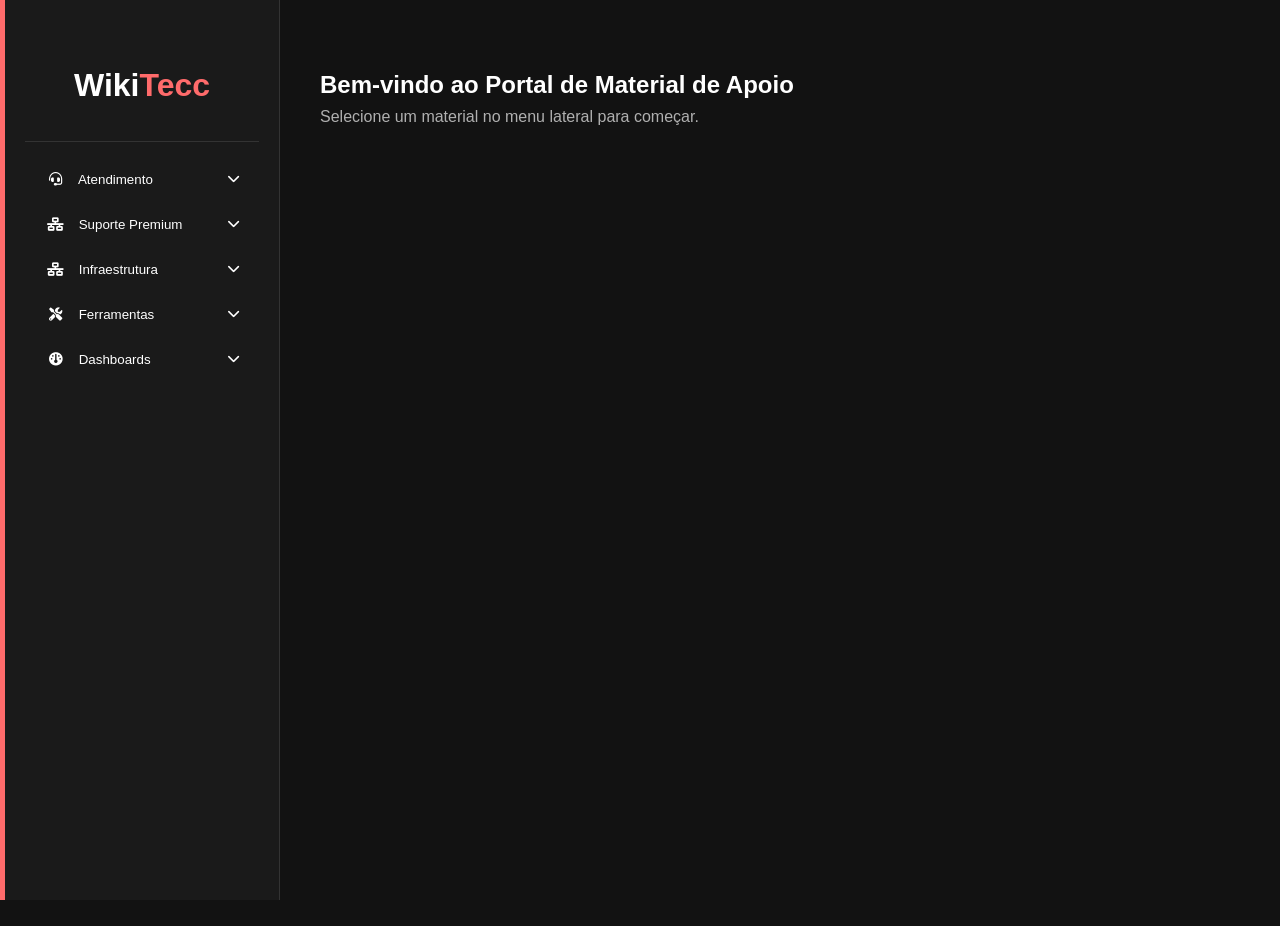
<file: index.html>
<!DOCTYPE html>
<html lang="pt-br">

<head>
    <meta charset="UTF-8">
    <meta name="viewport" content="width=device-width, initial-scale=1.0">
    <title>WikiTecc</title>
    <link rel="stylesheet" href="https://cdnjs.cloudflare.com/ajax/libs/font-awesome/6.0.0/css/all.min.css">
    <link rel="icon" type="image/png" href="source/img/icon.svg">
    <link rel="stylesheet" href="style.css">
</head>

<body>

    <aside class="sidebar"
>        <div class="logo">
            <h2>Wiki<span>Tecc</span></h2>
        </div>
        <nav class="menu" id="dynamic-menu">

        </nav>
    </aside>

...
    <main class="content">
        <section class="feed" id="main-content">
            <div class="welcome-msg">
                <h1>Bem-vindo ao Portal de Material de Apoio</h1>
                <p>Selecione um material no menu lateral para começar.</p>
            </div>
        </section>
    </main>

    <div id="image-modal" class="image-modal">
        <span class="modal-close">&times;</span>
        <img class="modal-content" id="full-image">
    </div>

    <script src="script.js"></script>
</body>
</html>
</file>
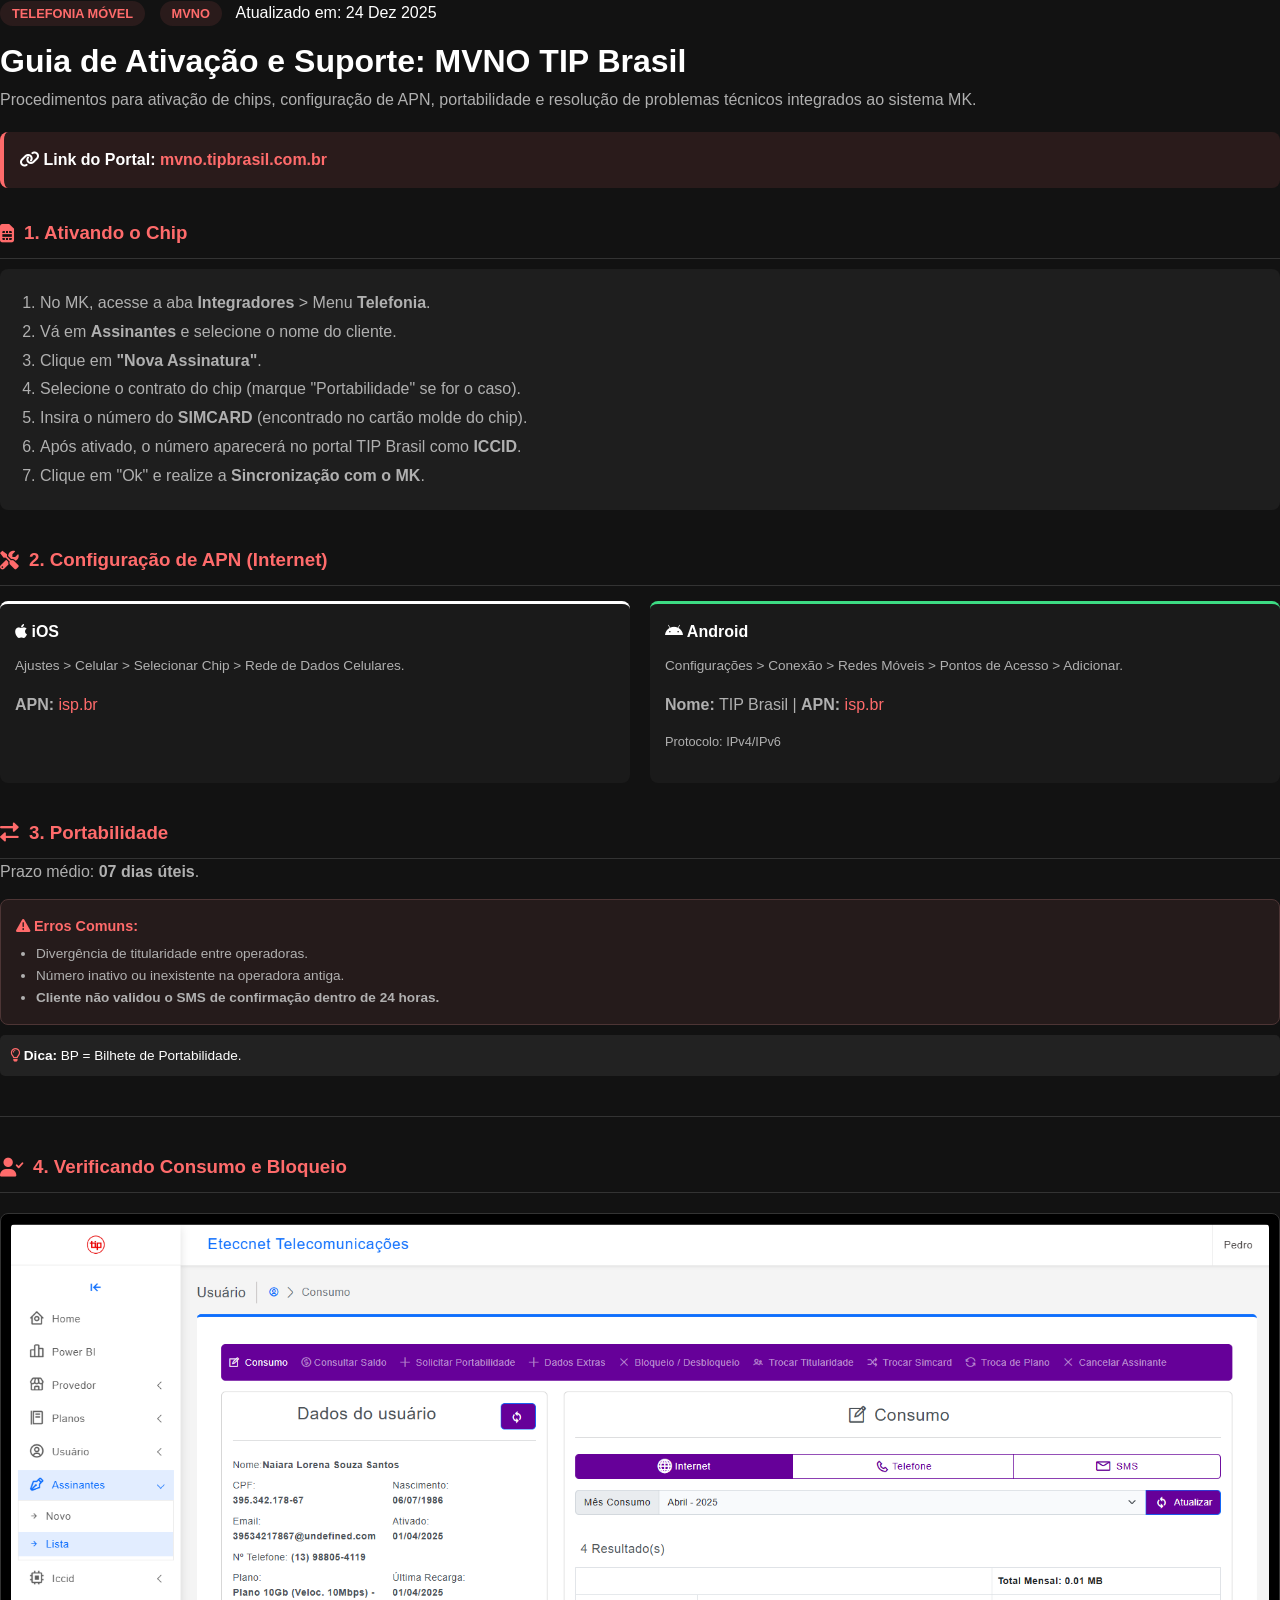
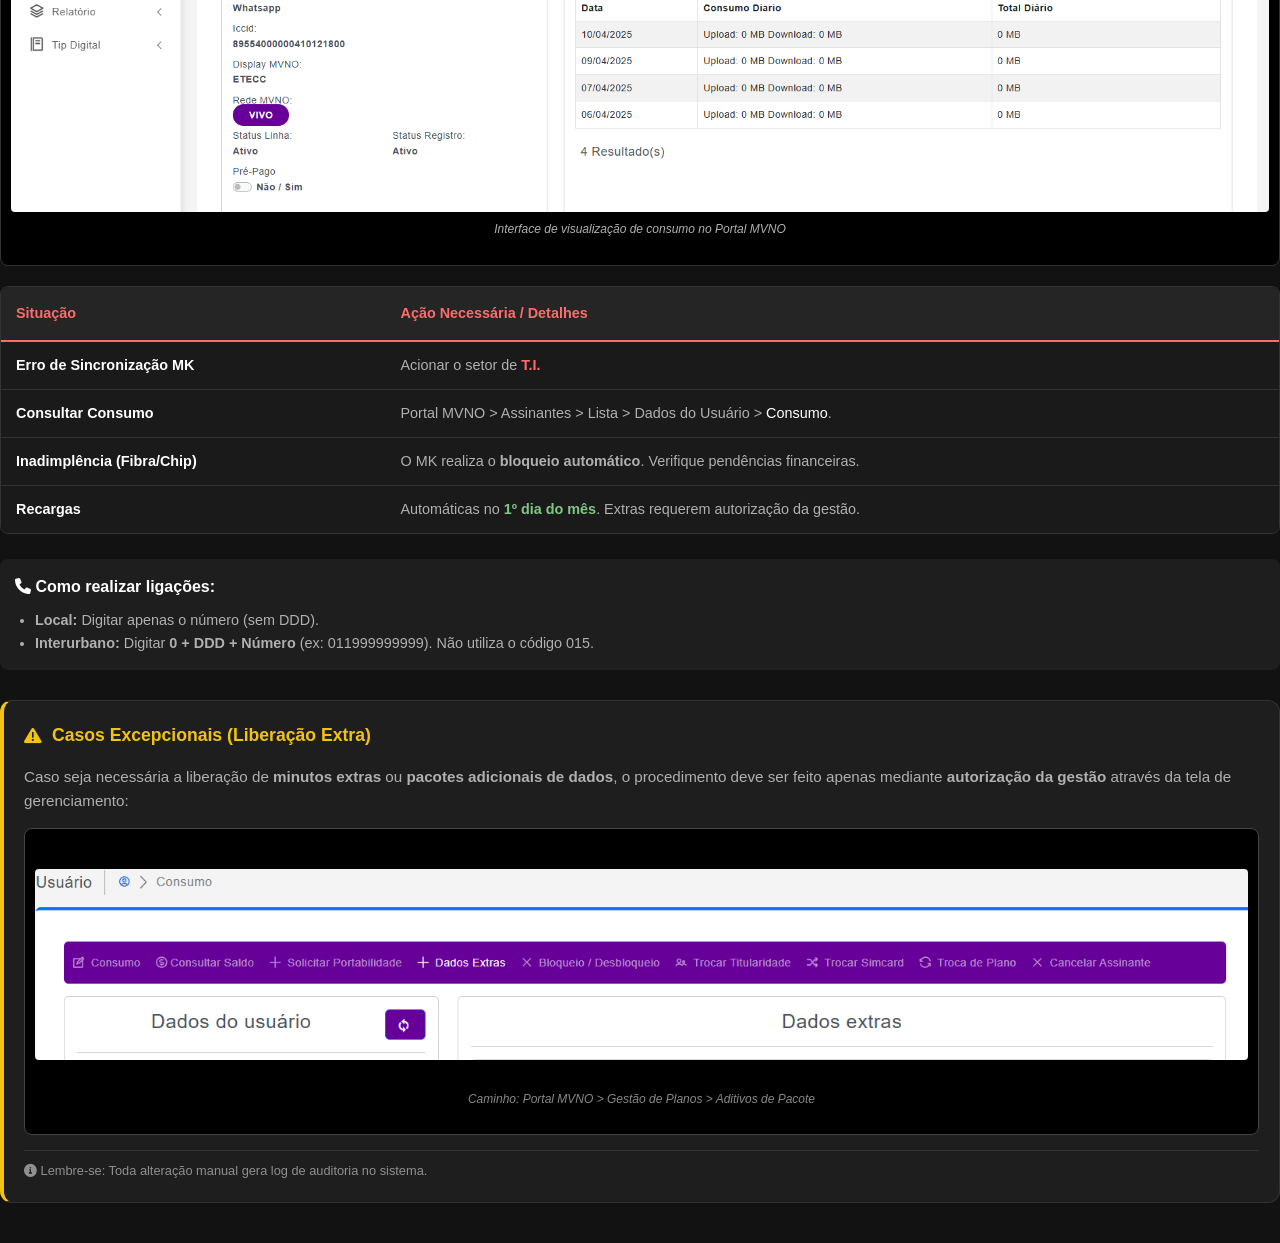
<file: pages/chip.html>
<!DOCTYPE html>
<html lang="pt-br">

<head>
    <meta charset="UTF-8">
    <meta name="viewport" content="width=device-width, initial-scale=1.0">
    <title>MVNO</title>
    <link rel="stylesheet" href="https://cdnjs.cloudflare.com/ajax/libs/font-awesome/6.0.0/css/all.min.css">
    <link rel="stylesheet" href="../style.css">
</head>

<article class="post-card">
    <div class="post-header">
        <span class="tag">Telefonia Móvel</span>
        <span class="tag">MVNO</span>
        <span class="date">Atualizado em: 24 Dez 2025</span>
    </div>
    
    <h2>Guia de Ativação e Suporte: MVNO TIP Brasil</h2>
    
    <p>Procedimentos para ativação de chips, configuração de APN, portabilidade e resolução de problemas técnicos integrados ao sistema MK.</p>

    <div style="margin: 20px 0; padding: 15px; background: rgba(255,107,107,0.1); border-radius: 8px; border-left: 4px solid var(--primary-red);">
        <i class="fas fa-link"></i> <strong>Link do Portal:</strong> 
        <a href="https://mvno.tipbrasil.com.br" target="_blank" style="color: var(--primary-red); text-decoration: none; font-weight: bold;">mvno.tipbrasil.com.br</a>
    </div>

    <h3 style="color: var(--primary-red); margin-top: 30px;"><i class="fas fa-sim-card"></i> 1. Ativando o Chip</h3>
    <div style="background: #1e1e1e; padding: 20px; border-radius: 8px; margin-top: 10px;">
        <ol style="margin-left: 20px; color: var(--text-dim); line-height: 1.8;">
            <li>No MK, acesse a aba <strong>Integradores</strong> > Menu <strong>Telefonia</strong>.</li>
            <li>Vá em <strong>Assinantes</strong> e selecione o nome do cliente.</li>
            <li>Clique em <strong>"Nova Assinatura"</strong>.</li>
            <li>Selecione o contrato do chip (marque "Portabilidade" se for o caso).</li>
            <li>Insira o número do <strong>SIMCARD</strong> (encontrado no cartão molde do chip).</li>
            <li>Após ativado, o número aparecerá no portal TIP Brasil como <strong>ICCID</strong>.</li>
            <li>Clique em "Ok" e realize a <strong>Sincronização com o MK</strong>.</li>
        </ol>
    </div>

    

    <h3 style="margin-top: 35px;"><i class="fas fa-tools"></i> 2. Configuração de APN (Internet)</h3>
    <div style="display: grid; grid-template-columns: 1fr 1fr; gap: 20px; margin-top: 15px;">
        <div style="background: #1a1a1a; padding: 15px; border-radius: 8px; border-top: 3px solid #fff;">
            <h4 style="margin-bottom: 10px;"><i class="fab fa-apple"></i> iOS</h4>
            <p style="font-size: 0.85rem; color: var(--text-dim);">Ajustes > Celular > Selecionar Chip > Rede de Dados Celulares.</p>
            <p style="margin-top: 10px;"><strong>APN:</strong> <code style="color: var(--primary-red);">isp.br</code></p>
        </div>
        <div style="background: #1a1a1a; padding: 15px; border-radius: 8px; border-top: 3px solid #3DDC84;">
            <h4 style="margin-bottom: 10px;"><i class="fab fa-android"></i> Android</h4>
            <p style="font-size: 0.85rem; color: var(--text-dim);">Configurações > Conexão > Redes Móveis > Pontos de Acesso > Adicionar.</p>
            <p style="margin-top: 5px;"><strong>Nome:</strong> TIP Brasil | <strong>APN:</strong> <code style="color: var(--primary-red);">isp.br</code></p>
            <p style="font-size: 0.8rem; color: var(--text-dim);">Protocolo: IPv4/IPv6</p>
        </div>
    </div>

    

    <h3 style="margin-top: 35px;"><i class="fas fa-exchange-alt"></i> 3. Portabilidade</h3>
    <p style="color: var(--text-dim);">Prazo médio: <strong>07 dias úteis</strong>.</p>
    <div style="background: #251b1b; padding: 15px; border-radius: 8px; margin-top: 10px; border: 1px solid #4d3535;">
        <h4 style="color: var(--primary-red); font-size: 0.9rem;"><i class="fas fa-exclamation-triangle"></i> Erros Comuns:</h4>
        <ul style="font-size: 0.85rem; color: var(--text-dim); margin-top: 5px; padding-left: 20px;">
            <li>Divergência de titularidade entre operadoras.</li>
            <li>Número inativo ou inexistente na operadora antiga.</li>
            <li><strong>Cliente não validou o SMS de confirmação dentro de 24 horas.</strong></li>
        </ul>
    </div>
    <div style="background: #222; padding: 10px; border-radius: 5px; margin-top: 10px; font-size: 0.85rem;">
        <i class="far fa-lightbulb" style="color: var(--primary-red);"></i> <strong>Dica:</strong> BP = Bilhete de Portabilidade.
    </div>

    <section style="margin-top: 40px; border-top: 1px solid #333; pt-4">
    
    <h3 style="margin-top: 35px; color: var(--primary-red); display: flex; align-items: center; gap: 10px;">
        <i class="fas fa-user-check"></i> 4. Verificando Consumo e Bloqueio
    </h3>

    <div style="margin: 20px 0; background: #000; padding: 10px; border-radius: 8px; border: 1px solid #333; text-align: center;">
        <img src="../source/img/mvno/consumo.png" alt="Tela de Consumo" style="max-width: 100%; height: auto; border-radius: 4px; display: block; margin: 0 auto;">
        <p style="font-size: 0.75rem; color: var(--text-dim); margin-top: 8px; font-style: italic;">
            Interface de visualização de consumo no Portal MVNO
        </p>
    </div>

    <div style="overflow-x: auto; border-radius: 8px; border: 1px solid #333;">
        <table style="width: 100%; border-collapse: collapse; background: #1a1a1a; font-size: 0.9rem; min-width: 500px;">
            <thead>
                <tr style="background: #252525; border-bottom: 2px solid var(--primary-red); color: var(--primary-red);">
                    <th style="padding: 15px; text-align: left; font-weight: 600;">Situação</th>
                    <th style="padding: 15px; text-align: left; font-weight: 600;">Ação Necessária / Detalhes</th>
                </tr>
            </thead>
            <tbody>
                <tr style="border-bottom: 1px solid #333;">
                    <td style="padding: 12px 15px; font-weight: bold; color: #fff;">Erro de Sincronização MK</td>
                    <td style="padding: 12px 15px; color: var(--text-dim);">
                        Acionar o setor de <strong style="color: var(--primary-red);">T.I.</strong>
                    </td>
                </tr>
                <tr style="border-bottom: 1px solid #333;">
                    <td style="padding: 12px 15px; font-weight: bold; color: #fff;">Consultar Consumo</td>
                    <td style="padding: 12px 15px; color: var(--text-dim);">
                        Portal MVNO > Assinantes > Lista > Dados do Usuário > <span style="color: #fff;">Consumo</span>.
                    </td>
                </tr>
                <tr style="border-bottom: 1px solid #333;">
                    <td style="padding: 12px 15px; font-weight: bold; color: #fff;">Inadimplência (Fibra/Chip)</td>
                    <td style="padding: 12px 15px; color: var(--text-dim);">
                        O MK realiza o <strong>bloqueio automático</strong>. Verifique pendências financeiras.
                    </td>
                </tr>
                <tr>
                    <td style="padding: 12px 15px; font-weight: bold; color: #fff;">Recargas</td>
                    <td style="padding: 12px 15px; color: var(--text-dim);">
                        Automáticas no <strong style="color: #81C784;">1º dia do mês</strong>. Extras requerem autorização da gestão.
                    </td>
                </tr>
            </tbody>
        </table>
    </div>

</section>

    <div style="margin-top: 25px; padding: 15px; background: #1e1e1e; border-radius: 8px;">
        <h4><i class="fas fa-phone"></i> Como realizar ligações:</h4>
        <ul style="margin-left: 20px; color: var(--text-dim); font-size: 0.9rem; margin-top: 10px;">
            <li><strong>Local:</strong> Digitar apenas o número (sem DDD).</li>
            <li><strong>Interurbano:</strong> Digitar <strong>0 + DDD + Número</strong> (ex: 011999999999). Não utiliza o código 015.</li>
        </ul>
    </div>

<div style="margin-top: 30px; padding: 20px; background: #1e1e1e; border-radius: 12px; border: 1px solid #333; border-left: 4px solid #f1c40f;">
    <h4 style="margin: 0; color: #f1c40f; display: flex; align-items: center; gap: 10px; font-size: 1.1rem;">
        <i class="fas fa-exclamation-triangle"></i> Casos Excepcionais (Liberação Extra)
    </h4>
    
    <div style="margin-top: 15px; color: var(--text-dim); font-size: 0.95rem; line-height: 1.6;">
        <p style="margin-bottom: 15px;">
            Caso seja necessária a liberação de <strong>minutos extras</strong> ou <strong>pacotes adicionais de dados</strong>, o procedimento deve ser feito apenas mediante <strong>autorização da gestão</strong> através da tela de gerenciamento:
        </p>
        
        <div style="background: #000; padding: 10px; border-radius: 8px; border: 1px solid #444; margin-top: 10px;">
            <img src="../source/img/mvno/caso.png" alt="Tela de liberação excepcional" 
                 style="width: 100%; height: auto; display: block; border-radius: 4px; object-fit: contain;">
            
            <p style="font-size: 0.75rem; color: #888; margin-top: 8px; text-align: center; font-style: italic;">
                Caminho: Portal MVNO > Gestão de Planos > Aditivos de Pacote
            </p>
        </div>
    </div>

    <div style="margin-top: 15px; font-size: 0.8rem; color: rgba(255,255,255,0.5); border-top: 1px solid #333; pt-10; padding-top: 10px;">
        <i class="fas fa-info-circle"></i> Lembre-se: Toda alteração manual gera log de auditoria no sistema.
    </div>
</div>
</article>
</file>
<file: style.css>
/* --- ESTILIZAÇÃO DA BARRA DE ROLAGEM (SCROLLBAR) --- */
/* Para navegadores Chrome, Edge e Safari */
::-webkit-scrollbar {
    width: 8px; /* Largura da barra vertical */
    height: 8px; /* Altura da barra horizontal */
}

::-webkit-scrollbar-track {
    background: #121212; /* Cor do fundo da trilha */
}

::-webkit-scrollbar-thumb {
    background: #333; /* Cor da barra em repouso */
    border-radius: 10px;
    border: 2px solid #121212; /* Espaço entre a barra e a borda */
    transition: background 0.3s;
}

::-webkit-scrollbar-thumb:hover {
    background: var(--primary-red); /* Cor da barra no hover (Vermelho) */
}

/* Para Firefox */
* {
    scrollbar-width: thin;
    scrollbar-color: #333 #121212;
}

/* --- VARIÁVEIS E CONFIGURAÇÕES GERAIS --- */
:root {
    --bg-dark: #121212;
    --bg-surface: #1a1a1a;
    --bg-card: #242424;
    --card-bg: #1e1e1e;
    --primary-red: #ff6b6b;
    --text-main: #ffffff;
    --text-dim: #b0b0b0;
    --border: #333;
    --accent-yellow: #ff0000;
    --accent-green: #81C784;
    --transition: all 0.3s cubic-bezier(0.4, 0, 0.2, 1);
}

* {
    margin: 0;
    padding: 0;
    box-sizing: border-box;
    font-family: 'Segoe UI', sans-serif;
}

html {
    scroll-behavior: smooth;
}

body {
    background-color: var(--bg-dark);
    color: var(--text-main);
    line-height: 1.6;
    margin: 0;
}

/* --- SIDEBAR --- */
.sidebar {
    width: 280px;
    background: var(--bg-surface);
    border-right: 1px solid var(--border);
    position: fixed;
    height: 100vh;
    z-index: 100;
    padding: 0; /* Removido padding para o scroll colar no canto */
    display: flex;
    flex-direction: column;
    border-left: 5px solid var(--primary-red); 
    padding: 20px;
}

.logo {
    padding: 30px 20px;
    border-bottom: 1px solid var(--border);
    text-align: center;
}

.logo h2 span {
    color: var(--primary-red);
}

.menu {
    padding: 15px 0;
    flex-grow: 1;
    overflow-y: auto; /* Permite scroll apenas no menu se necessário */
}

/* --- MENU DINÂMICO --- */
.section-trigger {
    width: 100%;
    padding: 15px 20px;
    background: none;
    border: none;
    color: var(--text-main);
    display: flex;
    justify-content: space-between;
    align-items: center;
    cursor: pointer;
    transition: var(--transition);
}

.section-trigger:hover {
    background: #252525;
    color: var(--primary-red);
}

.section-trigger span i {
    margin-right: 10px;
    width: 20px;
}

.arrow {
    font-size: 0.8rem;
    transition: transform 0.3s;
}

.section-trigger.active .arrow {
    transform: rotate(180deg);
}

.section-content {
    max-height: 0;
    overflow: hidden;
    background: #141414;
    transition: max-height 0.3s ease-out;
}

.section-content.show {
    max-height: 500px;
    border-bottom: 1px solid var(--border);
}

.section-content a {
    display: block;
    padding: 12px 50px;
    color: var(--text-dim);
    text-decoration: none;
    font-size: 0.9rem;
    transition: var(--transition);
}

.section-content a:hover {
    color: var(--primary-red);
    background: #1d1d1d;
}

/* --- CONTEÚDO PRINCIPAL --- */
.content {
    margin-left: 280px;
    padding: 40px;
    min-height: 100vh;
}

.post-card {
    background: transparent; /* Remove o fundo de card se desejar algo mais limpo */
    border: none !important;  /* Remove todas as bordas/linhas laterais do card */
    box-shadow: none;         /* Remove sombras para o visual wide */
    padding: 0;
    margin-bottom: 40px;
    width: 100%;
}


.post-card:hover {
    transform: translateY(-3px);
    border-left-color: var(--primary-red);
}

h2 { color: #fff; font-size: 2rem; margin-top: 10px; }
h3 { color: var(--primary-red); margin-top: 40px; border-bottom: 1px solid #333; padding-bottom: 10px; display: flex; align-items: center; gap: 10px; }
p { color: var(--text-dim); margin-bottom: 15px; }

/* Tags */
.tag {
    background: rgba(255, 107, 107, 0.1);
    color: var(--primary-red);
    padding: 5px 12px;
    border-radius: 20px;
    font-size: 0.8rem;
    font-weight: bold;
    margin-right: 10px;
    text-transform: uppercase;
}

/* --- ESTILIZAÇÃO DE IMAGENS E MODAL (TELA CHEIA) --- */

/* Imagens dentro do conteúdo */
.post-card img {
    max-width: 100%;
    height: auto;
    width: auto; /* Mantém a proporção original até o limite da tela */
    margin: 30px 0;
}
.post-card img:hover {
    transform: scale(1.02);
    box-shadow: 0 5px 15px rgba(0,0,0,0.5);
}

/* Container do Modal */
.image-modal {
    display: none;
    position: fixed;
    z-index: 2000;
    padding-top: 50px;
    left: 0;
    top: 0;
    width: 100%;
    height: 100%;
    background-color: rgba(0, 0, 0, 0.95);
    backdrop-filter: blur(5px);
}

/* Imagem dentro do Modal */
.modal-content {
    margin: auto;
    display: block;
    width: auto;
    max-width: 90%;
    max-height: 85vh;
    border-radius: 4px;
    animation: zoom 0.3s;
}

@keyframes zoom {
    from {transform: scale(0.7); opacity: 0;}
    to {transform: scale(1); opacity: 1;}
}

/* Botão Fechar */
.modal-close {
    position: absolute;
    top: 20px;
    right: 35px;
    color: #fff;
    font-size: 40px;
    font-weight: bold;
    cursor: pointer;
    transition: 0.3s;
}

.modal-close:hover {
    color: var(--primary-red);
}

/* Utilitários */
.hidden { display: none !important; }
</file>
